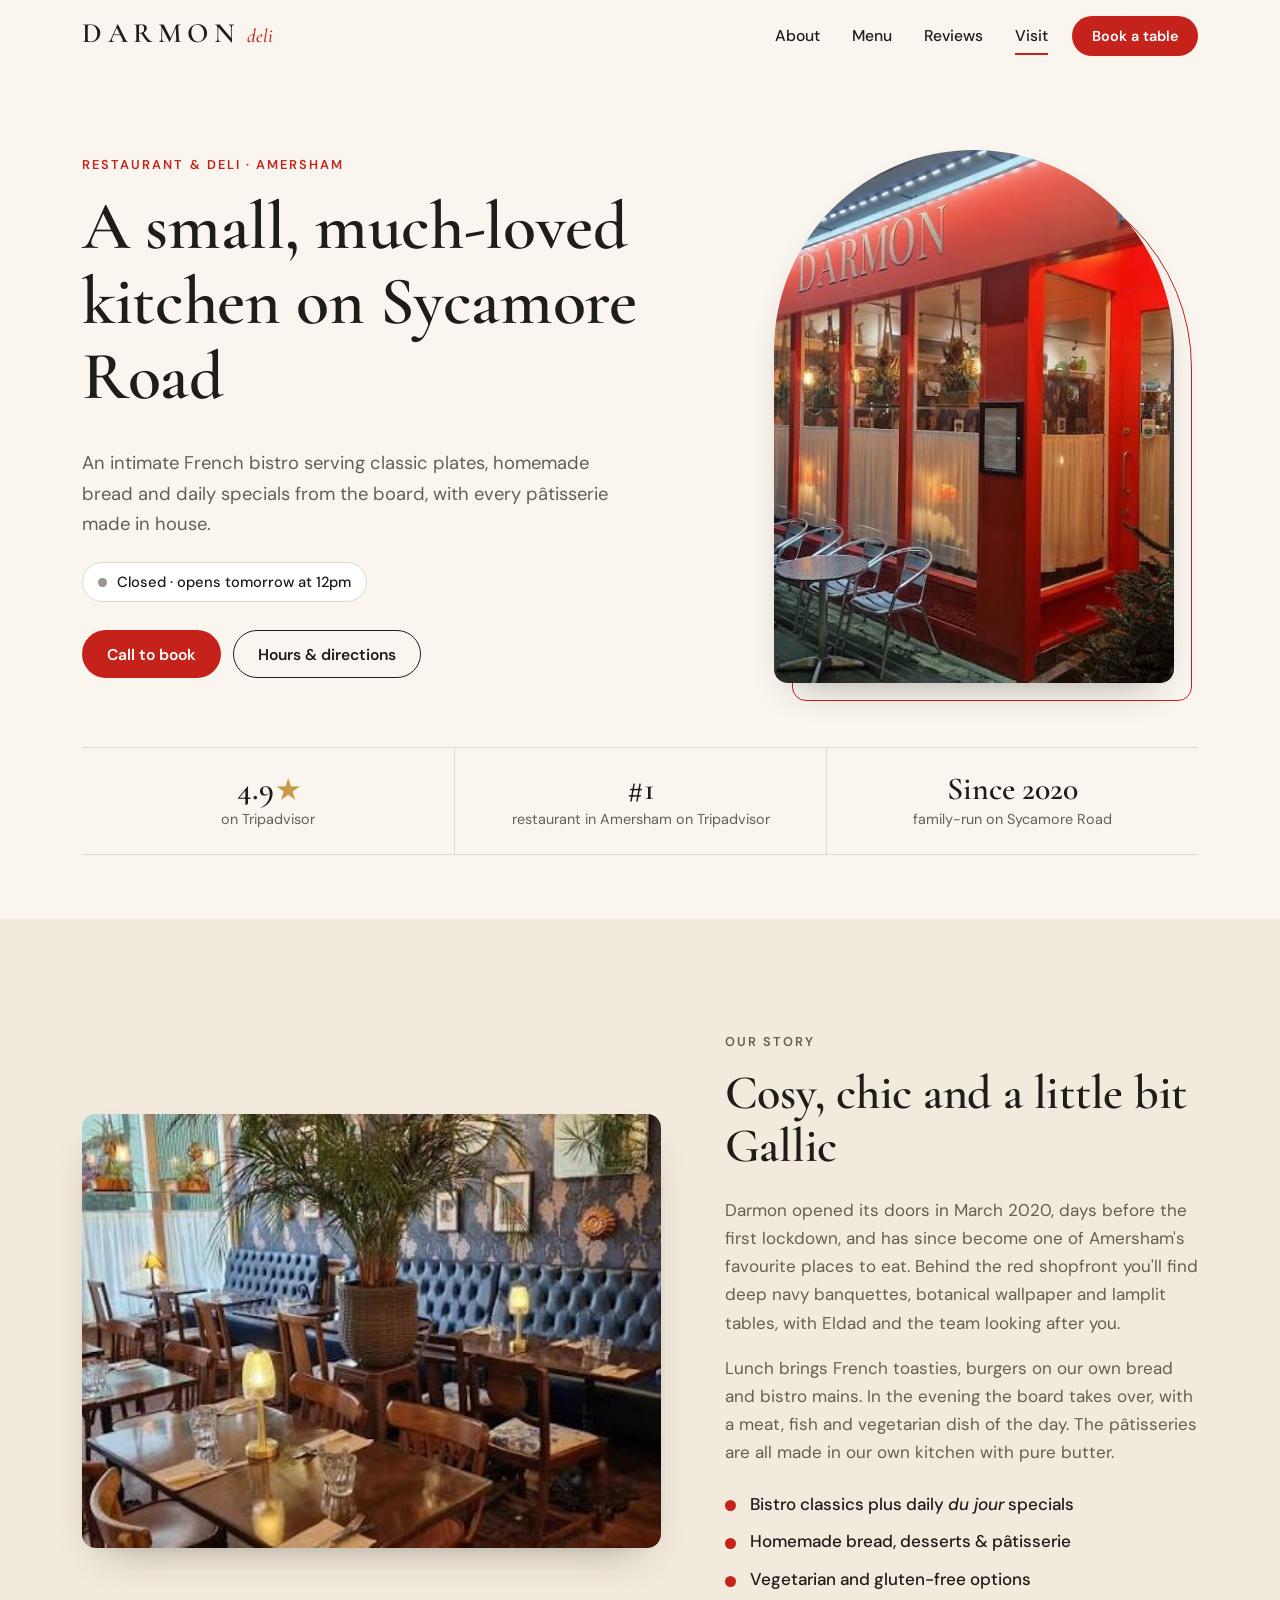
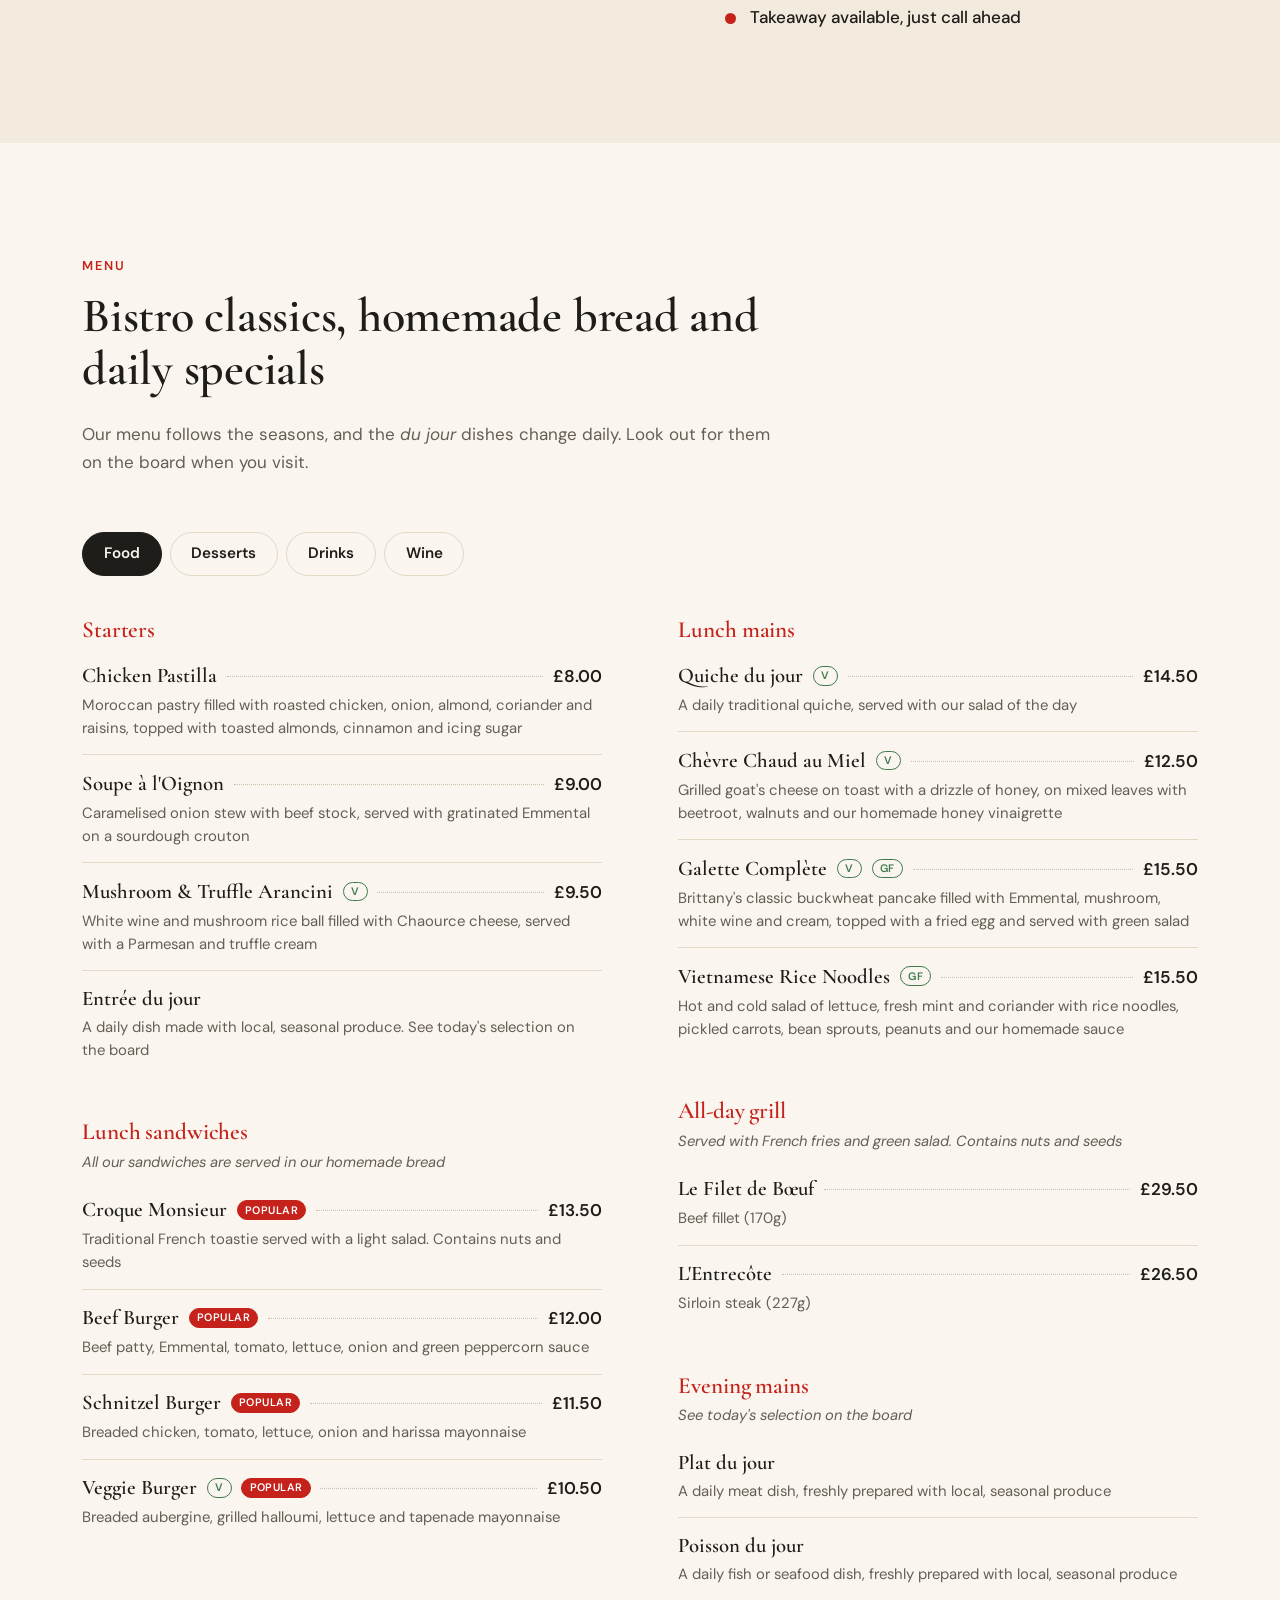
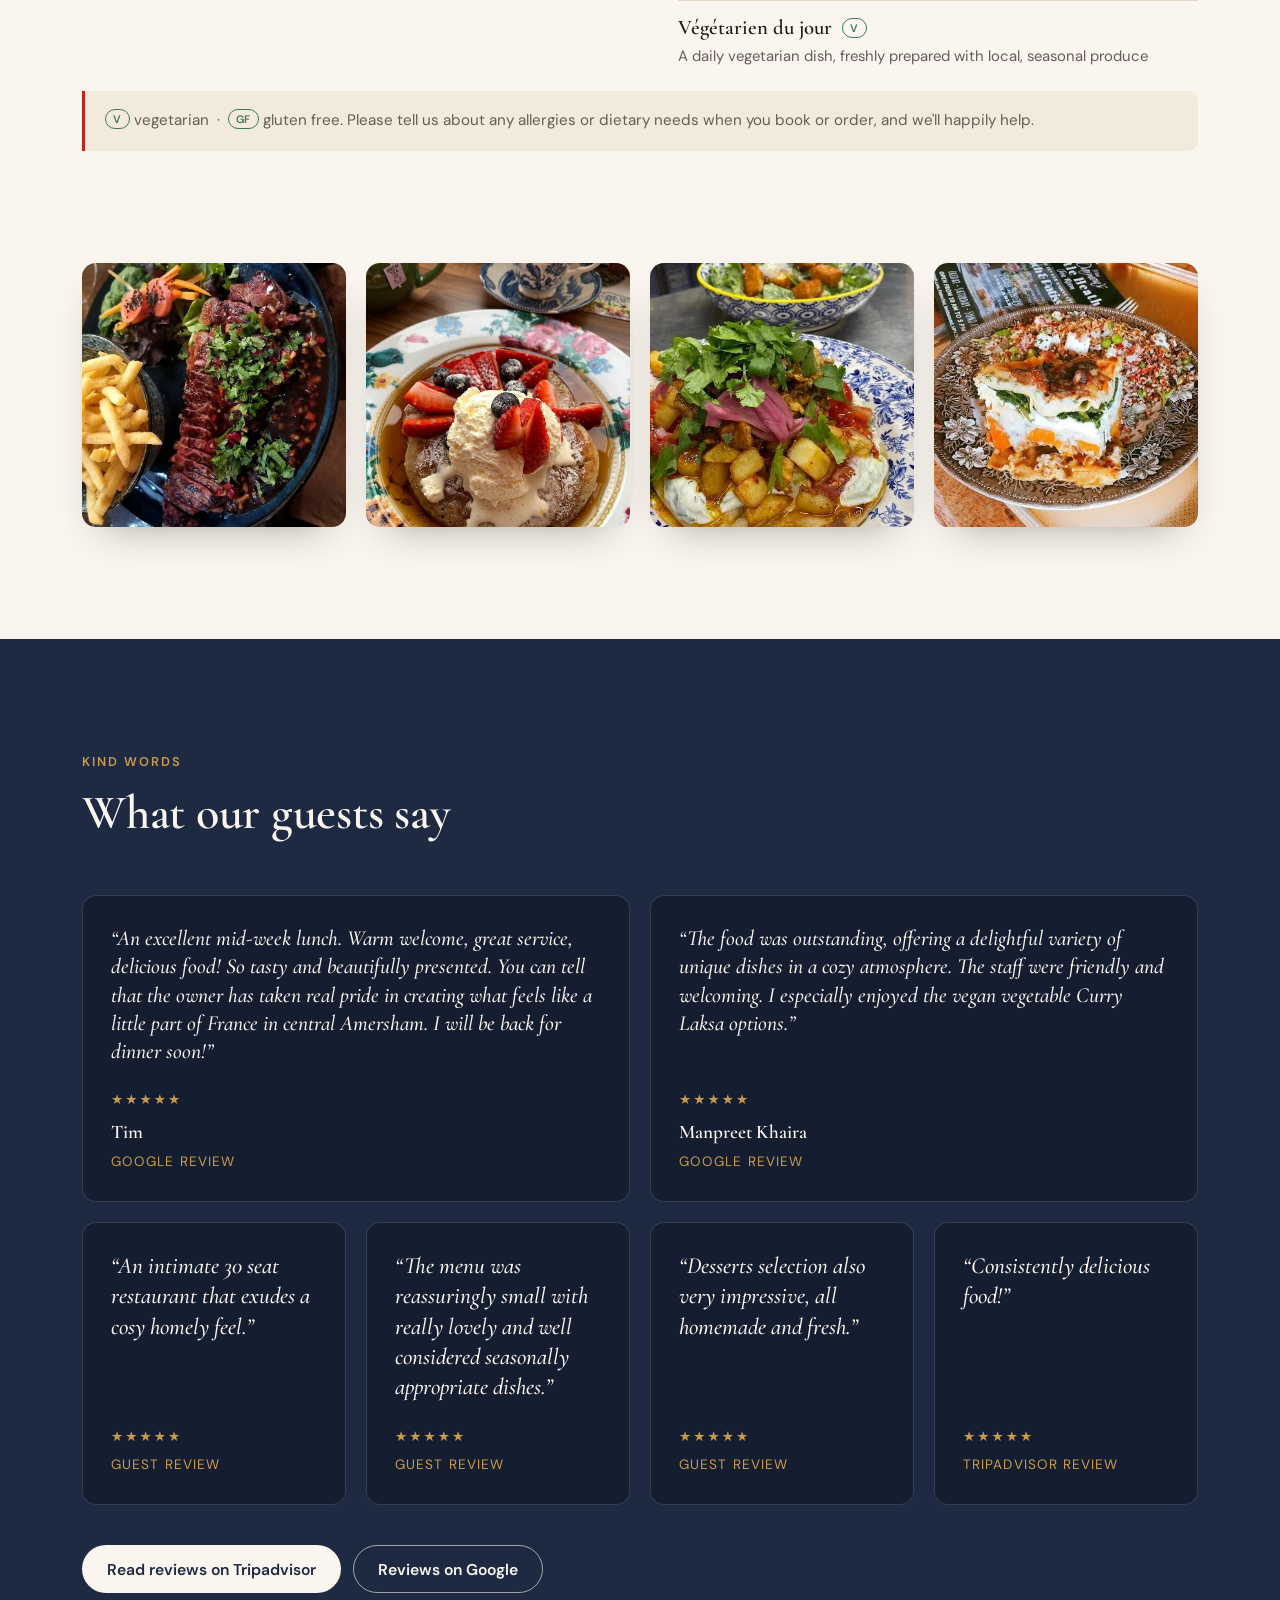
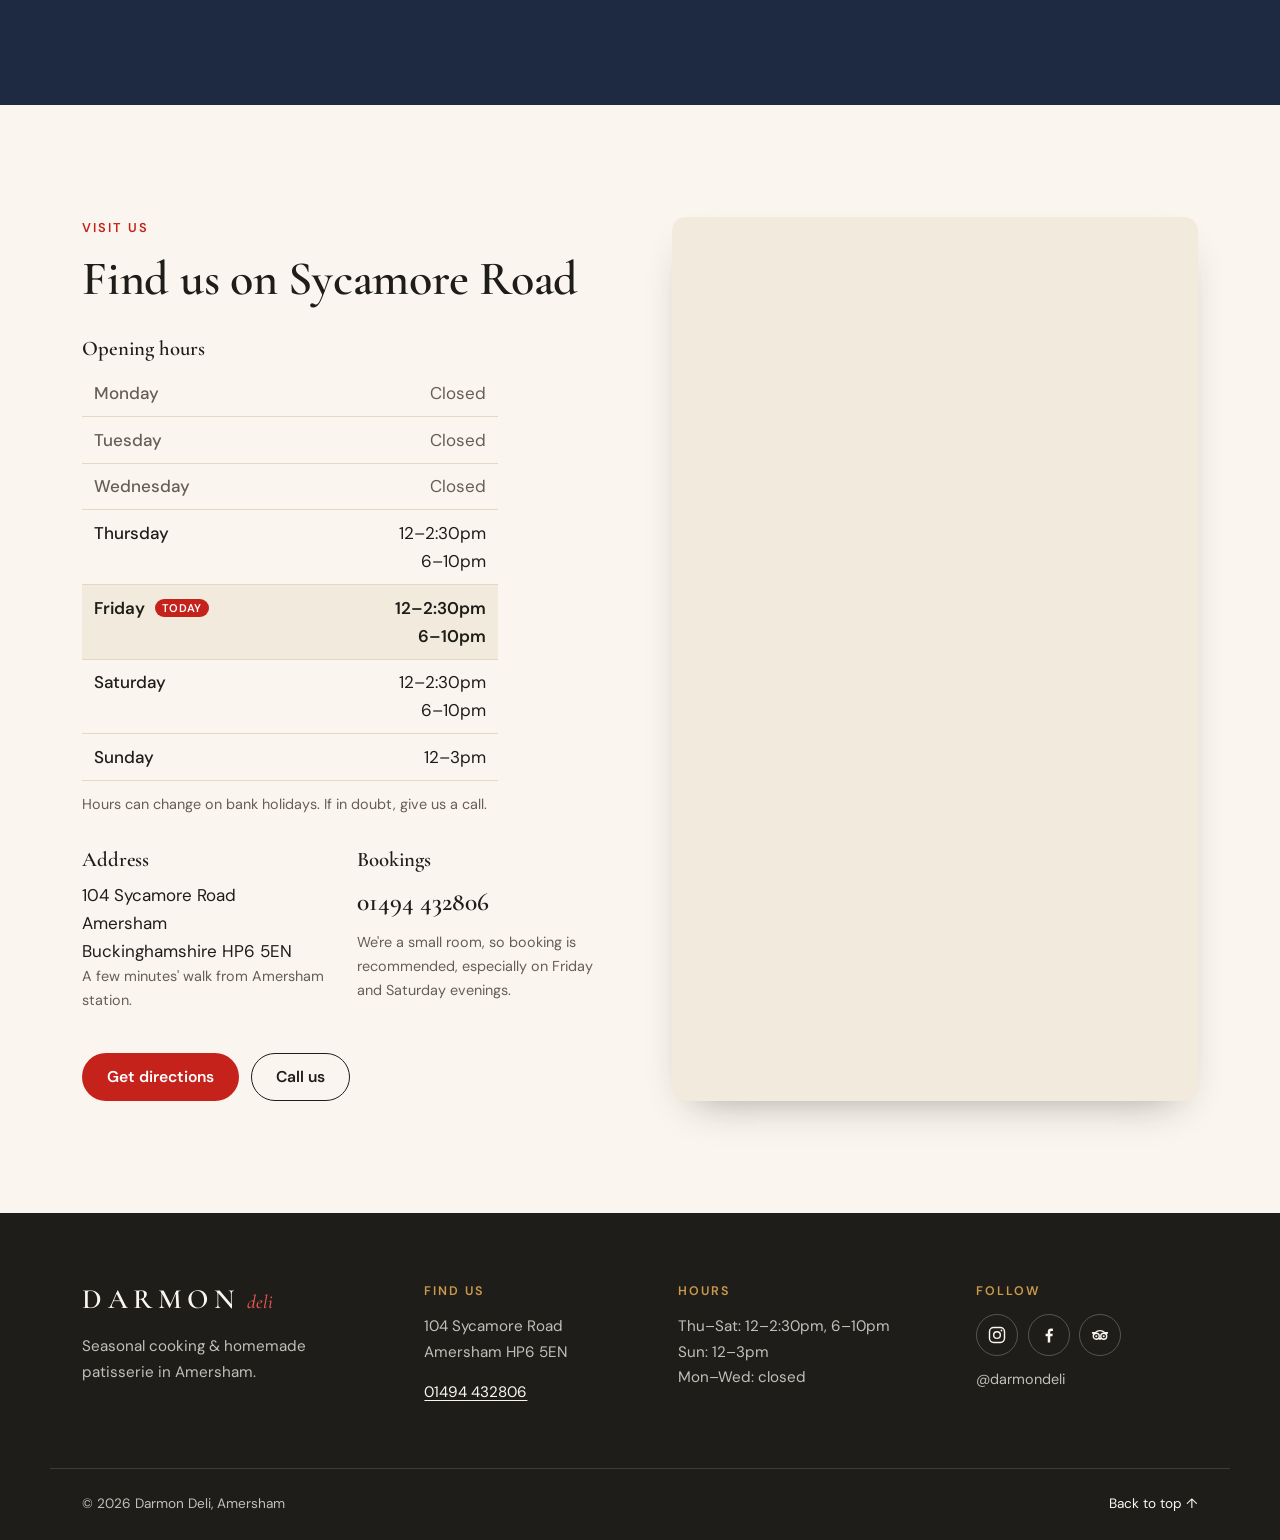
<file: index.html>
<!doctype html>
<html lang="en-GB">
<head>
  <meta charset="utf-8">
  <meta name="viewport" content="width=device-width, initial-scale=1">
  <title>Darmon Deli | Restaurant &amp; Deli on Sycamore Road, Amersham</title>
  <meta name="description" content="Darmon Deli is a cosy, family-run restaurant at 104 Sycamore Road, Amersham. A short, seasonal menu, homemade desserts and a warm welcome. Call 01494 432806 to book.">
  <meta name="theme-color" content="#c4221b">

  <meta property="og:type" content="restaurant">
  <meta property="og:site_name" content="Darmon Deli">
  <meta property="og:title" content="Darmon Deli | Amersham">
  <meta property="og:description" content="A cosy restaurant on Sycamore Road, Amersham. Seasonal plates, homemade desserts and a warm welcome.">
  <meta property="og:image" content="/assets/img/og.jpg">
  <meta property="og:locale" content="en_GB">
  <meta name="twitter:card" content="summary_large_image">

  <link rel="icon" href="/assets/img/favicon.svg" type="image/svg+xml">
  <link rel="apple-touch-icon" href="/assets/img/apple-touch-icon.png">

  <link rel="preconnect" href="https://fonts.googleapis.com">
  <link rel="preconnect" href="https://fonts.gstatic.com" crossorigin>
  <link rel="stylesheet" href="https://fonts.googleapis.com/css2?family=Cormorant+Garamond:ital,wght@0,500;0,600;0,700;1,500&family=DM+Sans:opsz,wght@9..40,400;9..40,500;9..40,600&display=swap">
  <link rel="stylesheet" href="/assets/css/styles.css">
  <script src="/assets/js/main.js" defer></script>

  <script type="application/ld+json">
  {
    "@context": "https://schema.org",
    "@type": "Restaurant",
    "name": "Darmon Deli",
    "image": "/assets/img/storefront.jpg",
    "telephone": "+44 1494 432806",
    "servesCuisine": ["French", "International"],
    "acceptsReservations": "True",
    "hasMenu": "/#menu",
    "priceRange": "££",
    "address": {
      "@type": "PostalAddress",
      "streetAddress": "104 Sycamore Road",
      "addressLocality": "Amersham",
      "addressRegion": "Buckinghamshire",
      "postalCode": "HP6 5EN",
      "addressCountry": "GB"
    },
    "geo": { "@type": "GeoCoordinates", "latitude": 51.6785188, "longitude": -0.6049673 },
    "openingHoursSpecification": [
      { "@type": "OpeningHoursSpecification", "dayOfWeek": "Sunday", "opens": "12:00", "closes": "15:00" },
      { "@type": "OpeningHoursSpecification", "dayOfWeek": ["Thursday", "Friday", "Saturday"], "opens": "12:00", "closes": "14:30" },
      { "@type": "OpeningHoursSpecification", "dayOfWeek": ["Thursday", "Friday", "Saturday"], "opens": "18:00", "closes": "22:00" }
    ],
    "sameAs": [
      "https://www.facebook.com/darmondeli/",
      "https://www.instagram.com/darmondeli/",
      "https://www.tripadvisor.co.uk/Restaurant_Review-g499482-d20060055-Reviews-Darmon_Deli-Amersham_Buckinghamshire_England.html"
    ]
  }
  </script>
</head>
<body>
  <a class="skip-link" href="#main">Skip to content</a>

  <header class="site-header" id="top">
    <div class="container header-inner">
      <a class="brand" href="#top" aria-label="Darmon Deli, back to top">
        <span class="brand-name">Darmon</span>
        <span class="brand-sub">deli</span>
      </a>

      <nav class="nav-desktop" aria-label="Main">
        <a href="#about">About</a>
        <a href="#menu">Menu</a>
        <a href="#reviews">Reviews</a>
        <a href="#visit">Visit</a>
      </nav>

      <a class="btn btn-primary btn-sm header-cta" href="tel:+441494432806">Book a table</a>

      <button class="nav-toggle" type="button" aria-expanded="false" aria-controls="drawer" aria-label="Open menu">
        <span class="nav-toggle-bar"></span>
        <span class="nav-toggle-bar"></span>
        <span class="nav-toggle-bar"></span>
      </button>
    </div>
  </header>

  <!--
    The mobile drawer sits outside <header> on purpose. A position:fixed element
    inside a parent with transform, filter or backdrop-filter is positioned
    relative to that parent instead of the viewport, which is what usually
    makes a sidebar look clipped or see-through. Its background is a solid
    colour, never a translucent one.
  -->
  <div class="drawer-scrim" data-drawer-close hidden></div>
  <aside class="drawer" id="drawer" aria-label="Mobile menu" inert>
    <div class="drawer-head">
      <span class="brand brand-drawer">
        <span class="brand-name">Darmon</span>
        <span class="brand-sub">deli</span>
      </span>
      <button class="drawer-close" type="button" data-drawer-close aria-label="Close menu">
        <svg viewBox="0 0 24 24" width="22" height="22" aria-hidden="true"><path d="M6 6l12 12M18 6L6 18" stroke="currentColor" stroke-width="1.8" stroke-linecap="round"/></svg>
      </button>
    </div>
    <nav class="drawer-nav" aria-label="Mobile">
      <a href="#about">About</a>
      <a href="#menu">Menu</a>
      <a href="#reviews">Reviews</a>
      <a href="#visit">Visit us</a>
    </nav>
    <div class="drawer-foot">
      <a class="btn btn-primary btn-block" href="tel:+441494432806">Call 01494 432806</a>
      <p class="drawer-address">104 Sycamore Road<br>Amersham HP6 5EN</p>
      <div class="social">
        <a href="https://www.instagram.com/darmondeli/" target="_blank" rel="noopener" aria-label="Instagram">
          <svg viewBox="0 0 24 24" aria-hidden="true"><rect x="3" y="3" width="18" height="18" rx="5" fill="none" stroke="currentColor" stroke-width="1.7"/><circle cx="12" cy="12" r="4" fill="none" stroke="currentColor" stroke-width="1.7"/><circle cx="17.4" cy="6.6" r="1.1" fill="currentColor"/></svg>
        </a>
        <a href="https://www.facebook.com/darmondeli/" target="_blank" rel="noopener" aria-label="Facebook">
          <svg viewBox="0 0 24 24" aria-hidden="true"><path d="M13.5 21v-7.5h2.6l.4-3h-3V8.6c0-.9.3-1.5 1.6-1.5h1.6V4.4c-.3 0-1.2-.1-2.3-.1-2.3 0-3.9 1.4-3.9 4v2.2H7.9v3h2.6V21h3z" fill="currentColor"/></svg>
        </a>
        <a href="https://www.tripadvisor.co.uk/Restaurant_Review-g499482-d20060055-Reviews-Darmon_Deli-Amersham_Buckinghamshire_England.html" target="_blank" rel="noopener" aria-label="Tripadvisor">
          <svg viewBox="0 0 24 24" aria-hidden="true"><circle cx="7.5" cy="13.5" r="3.6" fill="none" stroke="currentColor" stroke-width="1.6"/><circle cx="16.5" cy="13.5" r="3.6" fill="none" stroke="currentColor" stroke-width="1.6"/><circle cx="7.5" cy="13.5" r="1.2" fill="currentColor"/><circle cx="16.5" cy="13.5" r="1.2" fill="currentColor"/><path d="M3 9.2h3.2C7.8 7.6 9.8 6.8 12 6.8s4.2.8 5.8 2.4H21l-1.6 2M3 9.2l1.6 2M12 17.3l-1-1.3m1 1.3l1-1.3" fill="none" stroke="currentColor" stroke-width="1.6" stroke-linecap="round" stroke-linejoin="round"/></svg>
        </a>
      </div>
    </div>
  </aside>

  <main id="main">
    <!-- Hero -->
    <section class="hero">
      <div class="container hero-grid">
        <div class="hero-copy">
          <p class="eyebrow">Restaurant &amp; deli &middot; Amersham</p>
          <h1>A small, much-loved kitchen on Sycamore Road</h1>
          <p class="lede">An intimate French bistro serving classic plates, homemade bread and daily specials from the board, with every pâtisserie made in house.</p>

          <p class="status" data-open-status hidden>
            <span class="status-dot" aria-hidden="true"></span>
            <span class="status-text"></span>
          </p>

          <div class="hero-actions">
            <a class="btn btn-primary" href="tel:+441494432806">Call to book</a>
            <a class="btn btn-ghost" href="#visit">Hours &amp; directions</a>
          </div>
        </div>

        <figure class="hero-media">
          <img src="/assets/img/storefront.jpg" width="387" height="516" alt="The red shopfront of Darmon at 104 Sycamore Road, lit up in the evening, with bistro chairs outside" fetchpriority="high">
        </figure>
      </div>

      <div class="container">
        <ul class="proof" aria-label="Highlights">
          <li>
            <span class="proof-figure">4.9<span class="star" aria-hidden="true">&#9733;</span></span>
            <span class="proof-label">on Tripadvisor</span>
          </li>
          <li>
            <span class="proof-figure">#1</span>
            <span class="proof-label">restaurant in Amersham on Tripadvisor</span>
          </li>
          <li>
            <span class="proof-figure">Since 2020</span>
            <span class="proof-label">family-run on Sycamore Road</span>
          </li>
        </ul>
      </div>
    </section>

    <!-- About -->
    <section class="section about" id="about">
      <div class="container about-grid">
        <figure class="about-media">
          <img src="/assets/img/interior.jpg" width="658" height="303" loading="lazy" alt="Inside Darmon: navy leather banquettes, lamplit wooden tables, botanical wallpaper and a tall palm">
        </figure>
        <div class="about-copy">
          <p class="eyebrow">Our story</p>
          <h2>Cosy, chic and a little bit Gallic</h2>
          <p>Darmon opened its doors in March 2020, days before the first lockdown, and has since become one of Amersham's favourite places to eat. Behind the red shopfront you'll find deep navy banquettes, botanical wallpaper and lamplit tables, with Eldad and the team looking after you.</p>
          <p>Lunch brings French toasties, burgers on our own bread and bistro mains. In the evening the board takes over, with a meat, fish and vegetarian dish of the day. The pâtisseries are all made in our own kitchen with pure butter.</p>
          <ul class="features">
            <li>Bistro classics plus daily <em>du jour</em> specials</li>
            <li>Homemade bread, desserts &amp; pâtisserie</li>
            <li>Vegetarian and gluten-free options</li>
            <li>Takeaway available, just call ahead</li>
          </ul>
        </div>
      </div>
    </section>

    <!-- Menu -->
    <section class="section menu" id="menu">
      <div class="container">
        <div class="section-head">
          <p class="eyebrow">Menu</p>
          <h2>Bistro classics, homemade bread and daily specials</h2>
          <p>Our menu follows the seasons, and the <em>du jour</em> dishes change daily. Look out for them on the board when you visit.</p>
        </div>

        <div class="menu-tabs" role="tablist" aria-label="Menu sections" hidden>
          <button class="menu-tab" type="button" role="tab" id="tab-food" aria-controls="panel-food" aria-selected="true">Food</button>
          <button class="menu-tab" type="button" role="tab" id="tab-desserts" aria-controls="panel-desserts" aria-selected="false" tabindex="-1">Desserts</button>
          <button class="menu-tab" type="button" role="tab" id="tab-drinks" aria-controls="panel-drinks" aria-selected="false" tabindex="-1">Drinks</button>
          <button class="menu-tab" type="button" role="tab" id="tab-wine" aria-controls="panel-wine" aria-selected="false" tabindex="-1">Wine</button>
        </div>

        <div class="menu-panels">
          <div class="menu-panel" id="panel-food" role="tabpanel" aria-labelledby="tab-food" tabindex="0">
            <h3 class="panel-title">Food</h3>
            <div class="menu-cols">
              <div class="menu-group">
                <h3>Starters</h3>
                <ul class="mi-list">
                  <li class="mi">
                    <div class="mi-head">
                      <span class="mi-name">Chicken Pastilla</span>
                      <span class="mi-dots" aria-hidden="true"></span>
                      <span class="mi-price">£8.00</span>
                    </div>
                    <p class="mi-desc">Moroccan pastry filled with roasted chicken, onion, almond, coriander and raisins, topped with toasted almonds, cinnamon and icing sugar</p>
                  </li>
                  <li class="mi">
                    <div class="mi-head">
                      <span class="mi-name">Soupe à l&#x27;Oignon</span>
                      <span class="mi-dots" aria-hidden="true"></span>
                      <span class="mi-price">£9.00</span>
                    </div>
                    <p class="mi-desc">Caramelised onion stew with beef stock, served with gratinated Emmental on a sourdough crouton</p>
                  </li>
                  <li class="mi">
                    <div class="mi-head">
                      <span class="mi-name">Mushroom &amp; Truffle Arancini <abbr class="tag" title="Vegetarian">V</abbr></span>
                      <span class="mi-dots" aria-hidden="true"></span>
                      <span class="mi-price">£9.50</span>
                    </div>
                    <p class="mi-desc">White wine and mushroom rice ball filled with Chaource cheese, served with a Parmesan and truffle cream</p>
                  </li>
                  <li class="mi">
                    <div class="mi-head">
                      <span class="mi-name">Entrée du jour</span>
                      <span class="mi-dots" aria-hidden="true"></span>
                    </div>
                    <p class="mi-desc">A daily dish made with local, seasonal produce. See today&#x27;s selection on the board</p>
                  </li>
                </ul>
              </div>
              <div class="menu-group">
                <h3>Lunch sandwiches</h3>
                <p class="menu-note">All our sandwiches are served in our homemade bread</p>
                <ul class="mi-list">
                  <li class="mi">
                    <div class="mi-head">
                      <span class="mi-name">Croque Monsieur <span class="tag tag-pop">Popular</span></span>
                      <span class="mi-dots" aria-hidden="true"></span>
                      <span class="mi-price">£13.50</span>
                    </div>
                    <p class="mi-desc">Traditional French toastie served with a light salad. Contains nuts and seeds</p>
                  </li>
                  <li class="mi">
                    <div class="mi-head">
                      <span class="mi-name">Beef Burger <span class="tag tag-pop">Popular</span></span>
                      <span class="mi-dots" aria-hidden="true"></span>
                      <span class="mi-price">£12.00</span>
                    </div>
                    <p class="mi-desc">Beef patty, Emmental, tomato, lettuce, onion and green peppercorn sauce</p>
                  </li>
                  <li class="mi">
                    <div class="mi-head">
                      <span class="mi-name">Schnitzel Burger <span class="tag tag-pop">Popular</span></span>
                      <span class="mi-dots" aria-hidden="true"></span>
                      <span class="mi-price">£11.50</span>
                    </div>
                    <p class="mi-desc">Breaded chicken, tomato, lettuce, onion and harissa mayonnaise</p>
                  </li>
                  <li class="mi">
                    <div class="mi-head">
                      <span class="mi-name">Veggie Burger <abbr class="tag" title="Vegetarian">V</abbr> <span class="tag tag-pop">Popular</span></span>
                      <span class="mi-dots" aria-hidden="true"></span>
                      <span class="mi-price">£10.50</span>
                    </div>
                    <p class="mi-desc">Breaded aubergine, grilled halloumi, lettuce and tapenade mayonnaise</p>
                  </li>
                </ul>
              </div>
              <div class="menu-group">
                <h3>Lunch mains</h3>
                <ul class="mi-list">
                  <li class="mi">
                    <div class="mi-head">
                      <span class="mi-name">Quiche du jour <abbr class="tag" title="Vegetarian">V</abbr></span>
                      <span class="mi-dots" aria-hidden="true"></span>
                      <span class="mi-price">£14.50</span>
                    </div>
                    <p class="mi-desc">A daily traditional quiche, served with our salad of the day</p>
                  </li>
                  <li class="mi">
                    <div class="mi-head">
                      <span class="mi-name">Chèvre Chaud au Miel <abbr class="tag" title="Vegetarian">V</abbr></span>
                      <span class="mi-dots" aria-hidden="true"></span>
                      <span class="mi-price">£12.50</span>
                    </div>
                    <p class="mi-desc">Grilled goat&#x27;s cheese on toast with a drizzle of honey, on mixed leaves with beetroot, walnuts and our homemade honey vinaigrette</p>
                  </li>
                  <li class="mi">
                    <div class="mi-head">
                      <span class="mi-name">Galette Complète <abbr class="tag" title="Vegetarian">V</abbr> <abbr class="tag" title="Gluten free">GF</abbr></span>
                      <span class="mi-dots" aria-hidden="true"></span>
                      <span class="mi-price">£15.50</span>
                    </div>
                    <p class="mi-desc">Brittany&#x27;s classic buckwheat pancake filled with Emmental, mushroom, white wine and cream, topped with a fried egg and served with green salad</p>
                  </li>
                  <li class="mi">
                    <div class="mi-head">
                      <span class="mi-name">Vietnamese Rice Noodles <abbr class="tag" title="Gluten free">GF</abbr></span>
                      <span class="mi-dots" aria-hidden="true"></span>
                      <span class="mi-price">£15.50</span>
                    </div>
                    <p class="mi-desc">Hot and cold salad of lettuce, fresh mint and coriander with rice noodles, pickled carrots, bean sprouts, peanuts and our homemade sauce</p>
                  </li>
                </ul>
              </div>
              <div class="menu-group">
                <h3>All-day grill</h3>
                <p class="menu-note">Served with French fries and green salad. Contains nuts and seeds</p>
                <ul class="mi-list">
                  <li class="mi">
                    <div class="mi-head">
                      <span class="mi-name">Le Filet de Bœuf</span>
                      <span class="mi-dots" aria-hidden="true"></span>
                      <span class="mi-price">£29.50</span>
                    </div>
                    <p class="mi-desc">Beef fillet (170g)</p>
                  </li>
                  <li class="mi">
                    <div class="mi-head">
                      <span class="mi-name">L&#x27;Entrecôte</span>
                      <span class="mi-dots" aria-hidden="true"></span>
                      <span class="mi-price">£26.50</span>
                    </div>
                    <p class="mi-desc">Sirloin steak (227g)</p>
                  </li>
                </ul>
              </div>
              <div class="menu-group">
                <h3>Evening mains</h3>
                <p class="menu-note">See today&#x27;s selection on the board</p>
                <ul class="mi-list">
                  <li class="mi">
                    <div class="mi-head">
                      <span class="mi-name">Plat du jour</span>
                      <span class="mi-dots" aria-hidden="true"></span>
                    </div>
                    <p class="mi-desc">A daily meat dish, freshly prepared with local, seasonal produce</p>
                  </li>
                  <li class="mi">
                    <div class="mi-head">
                      <span class="mi-name">Poisson du jour</span>
                      <span class="mi-dots" aria-hidden="true"></span>
                    </div>
                    <p class="mi-desc">A daily fish or seafood dish, freshly prepared with local, seasonal produce</p>
                  </li>
                  <li class="mi">
                    <div class="mi-head">
                      <span class="mi-name">Végétarien du jour <abbr class="tag" title="Vegetarian">V</abbr></span>
                      <span class="mi-dots" aria-hidden="true"></span>
                    </div>
                    <p class="mi-desc">A daily vegetarian dish, freshly prepared with local, seasonal produce</p>
                  </li>
                </ul>
              </div>
            </div>
          </div>
          <div class="menu-panel" id="panel-desserts" role="tabpanel" aria-labelledby="tab-desserts" tabindex="0">
            <h3 class="panel-title">Desserts</h3>
            <div class="menu-cols">
              <div class="menu-group">
                <h3>Desserts</h3>
                <p class="menu-note">Made in our own kitchen</p>
                <ul class="mi-list">
                  <li class="mi">
                    <div class="mi-head">
                      <span class="mi-name">Pâtisseries du jour</span>
                      <span class="mi-dots" aria-hidden="true"></span>
                      <span class="mi-price">£8.50</span>
                    </div>
                    <p class="mi-desc">All our pâtisseries are homemade with pure butter. Take a look at the counter</p>
                  </li>
                  <li class="mi">
                    <div class="mi-head">
                      <span class="mi-name">Profiteroles <span class="tag tag-pop">Popular</span></span>
                      <span class="mi-dots" aria-hidden="true"></span>
                      <span class="mi-price">£9.00</span>
                    </div>
                    <p class="mi-desc">Choux pastry with crème pâtissière, Chantilly cream and chocolate sauce</p>
                  </li>
                  <li class="mi">
                    <div class="mi-head">
                      <span class="mi-name">Coupe du jour</span>
                      <span class="mi-dots" aria-hidden="true"></span>
                      <span class="mi-price">£9.50</span>
                    </div>
                    <p class="mi-desc">A daily selection of homemade sorbet or ice cream, with a biscuit</p>
                  </li>
                </ul>
              </div>
            </div>
          </div>
          <div class="menu-panel" id="panel-drinks" role="tabpanel" aria-labelledby="tab-drinks" tabindex="0">
            <h3 class="panel-title">Drinks</h3>
            <div class="menu-cols">
              <div class="menu-group">
                <h3>Hot drinks</h3>
                <ul class="mi-list">
                  <li class="mi">
                    <div class="mi-head">
                      <span class="mi-name">Espresso</span>
                      <span class="mi-dots" aria-hidden="true"></span>
                      <span class="mi-price">£3.00</span>
                    </div>
                  </li>
                  <li class="mi">
                    <div class="mi-head">
                      <span class="mi-name">Americano</span>
                      <span class="mi-dots" aria-hidden="true"></span>
                      <span class="mi-price">£3.50</span>
                    </div>
                  </li>
                  <li class="mi">
                    <div class="mi-head">
                      <span class="mi-name">Café au Lait</span>
                      <span class="mi-dots" aria-hidden="true"></span>
                      <span class="mi-price">£3.50</span>
                    </div>
                  </li>
                  <li class="mi">
                    <div class="mi-head">
                      <span class="mi-name">Cafetière</span>
                      <span class="mi-dots" aria-hidden="true"></span>
                      <span class="mi-price">£4.00</span>
                    </div>
                  </li>
                  <li class="mi">
                    <div class="mi-head">
                      <span class="mi-name">Tea &amp; herbal</span>
                      <span class="mi-dots" aria-hidden="true"></span>
                      <span class="mi-price">£4.00</span>
                    </div>
                    <p class="mi-desc">English Breakfast, Earl Grey, Chai, Rooibos, Green Tea, Peppermint, Lemon &amp; Ginger, Hibiscus, Chamomile</p>
                  </li>
                </ul>
              </div>
              <div class="menu-group">
                <h3>Soft drinks</h3>
                <ul class="mi-list">
                  <li class="mi">
                    <div class="mi-head">
                      <span class="mi-name">Fizzy drinks</span>
                      <span class="mi-dots" aria-hidden="true"></span>
                      <span class="mi-price">£4.00</span>
                    </div>
                    <p class="mi-desc">Ginger Beer (40cl), Diet Coke, Rose Lemonade, Appletiser, Indian Tonic</p>
                  </li>
                  <li class="mi">
                    <div class="mi-head">
                      <span class="mi-name">Fruit juices</span>
                      <span class="mi-dots" aria-hidden="true"></span>
                      <span class="mi-price">£3.50</span>
                    </div>
                    <p class="mi-desc">Apple, Peach, Pear</p>
                  </li>
                  <li class="mi">
                    <div class="mi-head">
                      <span class="mi-name">Sparkling water</span>
                      <span class="mi-dots" aria-hidden="true"></span>
                      <span class="mi-price">£2.50</span>
                    </div>
                    <p class="mi-desc">50cl</p>
                  </li>
                </ul>
              </div>
              <div class="menu-group">
                <h3>Beer &amp; cider</h3>
                <ul class="mi-list">
                  <li class="mi">
                    <div class="mi-head">
                      <span class="mi-name">Beer</span>
                      <span class="mi-dots" aria-hidden="true"></span>
                      <span class="mi-price">£5.50</span>
                    </div>
                    <p class="mi-desc">Moretti (25cl), Leffe Blonde (25cl)</p>
                  </li>
                  <li class="mi">
                    <div class="mi-head">
                      <span class="mi-name">Cider</span>
                      <span class="mi-dots" aria-hidden="true"></span>
                      <span class="mi-price">£6.50</span>
                    </div>
                    <p class="mi-desc">Weston&#x27;s Vintage Cider (50cl)</p>
                  </li>
                </ul>
              </div>
              <div class="menu-group">
                <h3>Aperitifs &amp; cocktails</h3>
                <ul class="mi-list">
                  <li class="mi">
                    <div class="mi-head">
                      <span class="mi-name">Aperitifs</span>
                      <span class="mi-dots" aria-hidden="true"></span>
                      <span class="mi-price">£8.50</span>
                    </div>
                    <p class="mi-desc">Aperol Spritz, Martini Rosso, Campari, Crémant, Pastis</p>
                  </li>
                  <li class="mi">
                    <div class="mi-head">
                      <span class="mi-name">Kir Royal</span>
                      <span class="mi-dots" aria-hidden="true"></span>
                      <span class="mi-price">£9.00</span>
                    </div>
                    <p class="mi-desc">Crémant, crème de mûre</p>
                  </li>
                  <li class="mi">
                    <div class="mi-head">
                      <span class="mi-name">Gin &amp; Tonic</span>
                      <span class="mi-dots" aria-hidden="true"></span>
                      <span class="mi-price">£9.50</span>
                    </div>
                    <p class="mi-desc">Bombay Sapphire, Indian tonic</p>
                  </li>
                  <li class="mi">
                    <div class="mi-head">
                      <span class="mi-name">French 75</span>
                      <span class="mi-dots" aria-hidden="true"></span>
                      <span class="mi-price">£10.50</span>
                    </div>
                    <p class="mi-desc">Bombay Sapphire, Crémant, lemon, sugar syrup</p>
                  </li>
                  <li class="mi">
                    <div class="mi-head">
                      <span class="mi-name">Negroni</span>
                      <span class="mi-dots" aria-hidden="true"></span>
                      <span class="mi-price">£12.50</span>
                    </div>
                    <p class="mi-desc">Bombay Sapphire, Campari, Martini Rosso</p>
                  </li>
                </ul>
              </div>
              <div class="menu-group">
                <h3>Digestifs</h3>
                <ul class="mi-list">
                  <li class="mi">
                    <div class="mi-head">
                      <span class="mi-name">Liqueurs &amp; port</span>
                      <span class="mi-dots" aria-hidden="true"></span>
                      <span class="mi-price">£8.50</span>
                    </div>
                    <p class="mi-desc">Baileys, Amaretto, Cointreau, Port</p>
                  </li>
                  <li class="mi">
                    <div class="mi-head">
                      <span class="mi-name">Vodka</span>
                      <span class="mi-dots" aria-hidden="true"></span>
                      <span class="mi-price">£9.00</span>
                    </div>
                    <p class="mi-desc">Stolichnaya</p>
                  </li>
                  <li class="mi">
                    <div class="mi-head">
                      <span class="mi-name">Whisky</span>
                      <span class="mi-dots" aria-hidden="true"></span>
                      <span class="mi-price">£10.00</span>
                    </div>
                    <p class="mi-desc">Lagavulin 16 Year Old</p>
                  </li>
                  <li class="mi">
                    <div class="mi-head">
                      <span class="mi-name">Cognac VSOP</span>
                      <span class="mi-dots" aria-hidden="true"></span>
                      <span class="mi-price">£11.50</span>
                    </div>
                    <p class="mi-desc">Camus, single estate</p>
                  </li>
                  <li class="mi">
                    <div class="mi-head">
                      <span class="mi-name">Eau de vie</span>
                      <span class="mi-dots" aria-hidden="true"></span>
                      <span class="mi-price">£13.00</span>
                    </div>
                    <p class="mi-desc">Calvados, Old Prune, Poire Williams</p>
                  </li>
                  <li class="mi">
                    <div class="mi-head">
                      <span class="mi-name">Bas-Armagnac</span>
                      <span class="mi-dots" aria-hidden="true"></span>
                      <span class="mi-price">£16.50</span>
                    </div>
                    <p class="mi-desc">Delord 25 Year Old</p>
                  </li>
                  <li class="mi">
                    <div class="mi-head">
                      <span class="mi-name">Cognac XO</span>
                      <span class="mi-dots" aria-hidden="true"></span>
                      <span class="mi-price">£16.50</span>
                    </div>
                    <p class="mi-desc">Camus Borderies</p>
                  </li>
                </ul>
              </div>
            </div>
          </div>
          <div class="menu-panel" id="panel-wine" role="tabpanel" aria-labelledby="tab-wine" tabindex="0">
            <h3 class="panel-title">Wine</h3>
            <div class="menu-cols">
              <div class="menu-group">
                <h3>Blanc</h3>
                <table class="wine">
                  <thead><tr><th scope="col"><span class="visually-hidden">Wine</span></th><th scope="col">Glass</th><th scope="col">Bottle</th></tr></thead>
                  <tbody>
                    <tr><th scope="row">House White</th><td>£7.00</td><td>£32.00</td></tr>
                    <tr><th scope="row">Mâcon-Villages<span class="wine-grape">Chardonnay</span></th><td>£9.50</td><td>£43.00</td></tr>
                    <tr><th scope="row">Pouilly-Fumé<span class="wine-grape">Sauvignon Blanc</span></th><td>£10.50</td><td>£47.00</td></tr>
                    <tr><th scope="row">Sauternes<span class="wine-grape">Dessert wine</span></th><td>£11.50</td><td><span aria-label="Not available by the bottle">&ndash;</span></td></tr>
                  </tbody>
                </table>
              </div>
              <div class="menu-group">
                <h3>Rosé</h3>
                <table class="wine">
                  <thead><tr><th scope="col"><span class="visually-hidden">Wine</span></th><th scope="col">Glass</th><th scope="col">Bottle</th></tr></thead>
                  <tbody>
                    <tr><th scope="row">House Rosé</th><td>£7.00</td><td>£32.00</td></tr>
                    <tr><th scope="row">Côtes de Provence</th><td>£8.50</td><td>£39.00</td></tr>
                    <tr><th scope="row">Sancerre Rosé<span class="wine-grape">Pinot Noir</span></th><td>£10.50</td><td>£47.00</td></tr>
                  </tbody>
                </table>
              </div>
              <div class="menu-group">
                <h3>Rouge</h3>
                <table class="wine">
                  <thead><tr><th scope="col"><span class="visually-hidden">Wine</span></th><th scope="col">Glass</th><th scope="col">Bottle</th></tr></thead>
                  <tbody>
                    <tr><th scope="row">House Red</th><td>£7.00</td><td>£32.00</td></tr>
                    <tr><th scope="row">Wine of the Month</th><td>£9.00</td><td>£41.00</td></tr>
                    <tr><th scope="row">Haut-Médoc<span class="wine-grape">Cabernet Sauvignon</span></th><td>£10.50</td><td>£47.00</td></tr>
                    <tr><th scope="row">Hautes-Côtes de Beaune<span class="wine-grape">Pinot Noir</span></th><td><span aria-label="Not available by the glass">&ndash;</span></td><td>£59.00</td></tr>
                    <tr><th scope="row">St-Émilion Grand Cru<span class="wine-grape">Merlot</span></th><td><span aria-label="Not available by the glass">&ndash;</span></td><td>£69.00</td></tr>
                  </tbody>
                </table>
              </div>
            </div>
          </div>
        </div>

        <p class="menu-foot"><abbr class="tag" title="Vegetarian">V</abbr> vegetarian &nbsp;&middot;&nbsp; <abbr class="tag" title="Gluten free">GF</abbr> gluten free. Please tell us about any allergies or dietary needs when you book or order, and we'll happily help.</p>
      </div>
    </section>

    <!-- Gallery -->
    <section class="gallery" aria-label="Photos of our food">
      <div class="container gallery-grid">
        <figure>
          <img src="/assets/img/steak.jpg" width="1000" height="819" loading="lazy" alt="Sliced steak with a chilli, garlic and coriander sauce, served with fries and a side salad">
        </figure>
        <figure>
          <img src="/assets/img/pancakes.jpg" width="900" height="900" loading="lazy" alt="Pancakes topped with whipped cream, strawberries and blueberries in maple syrup, on a floral plate">
        </figure>
        <figure>
          <img src="/assets/img/dish.jpg" width="480" height="640" loading="lazy" alt="A flatbread topped with spiced chicken, crispy potatoes, herb yoghurt, pickled red onion and coriander">
        </figure>
        <figure>
          <img src="/assets/img/lasagne.jpg" width="489" height="408" loading="lazy" alt="A layered vegetable bake with spinach and squash, topped with feta, peas and toasted seeds">
        </figure>
      </div>
    </section>

    <!-- Reviews -->
    <section class="section reviews" id="reviews">
      <div class="container">
        <div class="section-head section-head-light">
          <p class="eyebrow">Kind words</p>
          <h2>What our guests say</h2>
        </div>

        <div class="review-grid">
          <figure class="review review-feature">
            <blockquote>&ldquo;An excellent mid-week lunch. Warm welcome, great service, delicious food! So tasty and beautifully presented. You can tell that the owner has taken real pride in creating what feels like a little part of France in central Amersham. I will be back for dinner soon!&rdquo;</blockquote>
            <figcaption><span class="review-name">Tim</span> Google review</figcaption>
          </figure>
          <figure class="review review-feature">
            <blockquote>&ldquo;The food was outstanding, offering a delightful variety of unique dishes in a cozy atmosphere. The staff were friendly and welcoming. I especially enjoyed the vegan vegetable Curry Laksa options.&rdquo;</blockquote>
            <figcaption><span class="review-name">Manpreet Khaira</span> Google review</figcaption>
          </figure>
          <figure class="review">
            <blockquote>&ldquo;An intimate 30 seat restaurant that exudes a cosy homely feel.&rdquo;</blockquote>
            <figcaption>Guest review</figcaption>
          </figure>
          <figure class="review">
            <blockquote>&ldquo;The menu was reassuringly small with really lovely and well considered seasonally appropriate dishes.&rdquo;</blockquote>
            <figcaption>Guest review</figcaption>
          </figure>
          <figure class="review">
            <blockquote>&ldquo;Desserts selection also very impressive, all homemade and fresh.&rdquo;</blockquote>
            <figcaption>Guest review</figcaption>
          </figure>
          <figure class="review">
            <blockquote>&ldquo;Consistently delicious food!&rdquo;</blockquote>
            <figcaption>Tripadvisor review</figcaption>
          </figure>
        </div>

        <div class="review-links">
          <a class="btn btn-light" href="https://www.tripadvisor.co.uk/Restaurant_Review-g499482-d20060055-Reviews-Darmon_Deli-Amersham_Buckinghamshire_England.html" target="_blank" rel="noopener">Read reviews on Tripadvisor</a>
          <a class="btn btn-outline-light" href="https://www.google.com/maps/place/Darmon+Deli/@51.6785188,-0.6049673,17z/data=!4m6!3m5!1s0x4876679b635c8a7f:0xc6d75c1e1b6dec40!8m2!3d51.6785188!4d-0.6049673!16s%2Fg%2F11j0j8d5xz" target="_blank" rel="noopener">Reviews on Google</a>
        </div>
      </div>
    </section>

    <!-- Visit -->
    <section class="section visit" id="visit">
      <div class="container visit-grid">
        <div class="visit-info">
          <p class="eyebrow">Visit us</p>
          <h2>Find us on Sycamore Road</h2>

          <div class="visit-block">
            <h3>Opening hours</h3>
            <table class="hours">
              <caption class="visually-hidden">Opening hours</caption>
              <tbody>
                <tr data-day="1" class="closed"><th scope="row">Monday</th><td>Closed</td></tr>
                <tr data-day="2" class="closed"><th scope="row">Tuesday</th><td>Closed</td></tr>
                <tr data-day="3" class="closed"><th scope="row">Wednesday</th><td>Closed</td></tr>
                <tr data-day="4"><th scope="row">Thursday</th><td>12&ndash;2:30pm<br>6&ndash;10pm</td></tr>
                <tr data-day="5"><th scope="row">Friday</th><td>12&ndash;2:30pm<br>6&ndash;10pm</td></tr>
                <tr data-day="6"><th scope="row">Saturday</th><td>12&ndash;2:30pm<br>6&ndash;10pm</td></tr>
                <tr data-day="0"><th scope="row">Sunday</th><td>12&ndash;3pm</td></tr>
              </tbody>
            </table>
            <p class="small muted">Hours can change on bank holidays. If in doubt, give us a call.</p>
          </div>

          <div class="visit-block visit-contact">
            <div>
              <h3>Address</h3>
              <address>104 Sycamore Road<br>Amersham<br>Buckinghamshire HP6 5EN</address>
              <p class="small muted">A few minutes' walk from Amersham station.</p>
            </div>
            <div>
              <h3>Bookings</h3>
              <p><a class="link-strong" href="tel:+441494432806">01494 432806</a></p>
              <p class="small muted">We're a small room, so booking is recommended, especially on Friday and Saturday evenings.</p>
            </div>
          </div>

          <div class="visit-actions">
            <a class="btn btn-primary" href="https://www.google.com/maps/dir/?api=1&amp;destination=Darmon+Deli%2C+104+Sycamore+Rd%2C+Amersham+HP6+5EN" target="_blank" rel="noopener">Get directions</a>
            <a class="btn btn-ghost" href="tel:+441494432806">Call us</a>
          </div>
        </div>

        <div class="visit-map">
          <iframe
            title="Map showing Darmon Deli at 104 Sycamore Road, Amersham"
            src="https://maps.google.com/maps?q=Darmon%20Deli%2C%20104%20Sycamore%20Rd%2C%20Amersham%20HP6%205EN&amp;z=16&amp;output=embed"
            loading="lazy"
            referrerpolicy="no-referrer-when-downgrade"
            allowfullscreen></iframe>
        </div>
      </div>
    </section>
  </main>

  <footer class="site-footer">
    <div class="container footer-grid">
      <div>
        <a class="brand brand-footer" href="#top" aria-label="Darmon Deli, back to top">
          <span class="brand-name">Darmon</span>
          <span class="brand-sub">deli</span>
        </a>
        <p class="footer-tag">Seasonal cooking &amp; homemade patisserie in Amersham.</p>
      </div>
      <div>
        <h3>Find us</h3>
        <p>104 Sycamore Road<br>Amersham HP6 5EN</p>
        <p><a href="tel:+441494432806">01494 432806</a></p>
      </div>
      <div>
        <h3>Hours</h3>
        <p>Thu&ndash;Sat: 12&ndash;2:30pm, 6&ndash;10pm<br>Sun: 12&ndash;3pm<br>Mon&ndash;Wed: closed</p>
      </div>
      <div>
        <h3>Follow</h3>
        <div class="social social-footer">
          <a href="https://www.instagram.com/darmondeli/" target="_blank" rel="noopener" aria-label="Instagram">
            <svg viewBox="0 0 24 24" aria-hidden="true"><rect x="3" y="3" width="18" height="18" rx="5" fill="none" stroke="currentColor" stroke-width="1.7"/><circle cx="12" cy="12" r="4" fill="none" stroke="currentColor" stroke-width="1.7"/><circle cx="17.4" cy="6.6" r="1.1" fill="currentColor"/></svg>
          </a>
          <a href="https://www.facebook.com/darmondeli/" target="_blank" rel="noopener" aria-label="Facebook">
            <svg viewBox="0 0 24 24" aria-hidden="true"><path d="M13.5 21v-7.5h2.6l.4-3h-3V8.6c0-.9.3-1.5 1.6-1.5h1.6V4.4c-.3 0-1.2-.1-2.3-.1-2.3 0-3.9 1.4-3.9 4v2.2H7.9v3h2.6V21h3z" fill="currentColor"/></svg>
          </a>
          <a href="https://www.tripadvisor.co.uk/Restaurant_Review-g499482-d20060055-Reviews-Darmon_Deli-Amersham_Buckinghamshire_England.html" target="_blank" rel="noopener" aria-label="Tripadvisor">
            <svg viewBox="0 0 24 24" aria-hidden="true"><circle cx="7.5" cy="13.5" r="3.6" fill="none" stroke="currentColor" stroke-width="1.6"/><circle cx="16.5" cy="13.5" r="3.6" fill="none" stroke="currentColor" stroke-width="1.6"/><circle cx="7.5" cy="13.5" r="1.2" fill="currentColor"/><circle cx="16.5" cy="13.5" r="1.2" fill="currentColor"/><path d="M3 9.2h3.2C7.8 7.6 9.8 6.8 12 6.8s4.2.8 5.8 2.4H21l-1.6 2M3 9.2l1.6 2M12 17.3l-1-1.3m1 1.3l1-1.3" fill="none" stroke="currentColor" stroke-width="1.6" stroke-linecap="round" stroke-linejoin="round"/></svg>
          </a>
        </div>
        <p class="small">@darmondeli</p>
      </div>
    </div>
    <div class="container footer-base">
      <p>&copy; <span data-year>2026</span> Darmon Deli, Amersham</p>
      <a href="#top">Back to top &uarr;</a>
    </div>
  </footer>
</body>
</html>
</file>
<file: assets/css/styles.css>
/* ==========================================================================
   Darmon Deli
   ========================================================================== */

:root {
  --red: #c4221b;
  --red-deep: #9d1914;
  --navy: #1e2a42;
  --navy-deep: #151e31;
  --cream: #faf6ef;
  --paper: #f2eadc;
  --ink: #1f1d1a;
  --muted: #655e54;
  --line: #e3d8c6;
  --gold: #c99a4a;
  --white: #ffffff;

  --font-display: "Cormorant Garamond", "Times New Roman", Georgia, serif;
  --font-body: "DM Sans", system-ui, -apple-system, "Segoe UI", Roboto, sans-serif;

  --header-h: 72px;
  --radius: 14px;
  --shadow: 0 18px 40px -22px rgba(31, 29, 26, 0.45);
  --gutter: clamp(16px, 4vw, 32px);

  /* Stacking order, lowest to highest. The drawer must beat everything. */
  --z-header: 50;
  --z-scrim: 90;
  --z-drawer: 100;
}

/* Base ------------------------------------------------------------------ */

*,
*::before,
*::after {
  box-sizing: border-box;
}

html {
  -webkit-text-size-adjust: 100%;
  scroll-behavior: smooth;
  scroll-padding-top: calc(var(--header-h) + 12px);
}

html.is-locked {
  overflow: hidden;
}

body {
  margin: 0;
  background: var(--cream);
  color: var(--ink);
  font-family: var(--font-body);
  font-size: 1.0625rem;
  line-height: 1.65;
  -webkit-font-smoothing: antialiased;
  overflow-x: hidden;
}

img {
  display: block;
  max-width: 100%;
  height: auto;
}

a {
  color: var(--red);
  text-underline-offset: 3px;
}

a:hover {
  color: var(--red-deep);
}

:focus-visible {
  outline: 2px solid var(--red);
  outline-offset: 3px;
  border-radius: 4px;
}

h1,
h2,
h3 {
  font-family: var(--font-display);
  font-weight: 600;
  line-height: 1.1;
  margin: 0 0 0.5em;
  letter-spacing: -0.005em;
}

h1 {
  font-size: clamp(2.5rem, 6vw, 4.25rem);
}

h2 {
  font-size: clamp(2rem, 4.2vw, 3rem);
}

h3 {
  font-size: 1.45rem;
}

p {
  margin: 0 0 1em;
}

address {
  font-style: normal;
}

.container {
  width: 100%;
  max-width: 1180px;
  margin: 0 auto;
  padding-left: var(--gutter);
  padding-right: var(--gutter);
}

.visually-hidden {
  position: absolute !important;
  width: 1px;
  height: 1px;
  overflow: hidden;
  clip: rect(0 0 0 0);
  white-space: nowrap;
}

.skip-link {
  position: absolute;
  left: 12px;
  top: -60px;
  z-index: calc(var(--z-drawer) + 1);
  padding: 10px 16px;
  background: var(--ink);
  color: var(--white);
  border-radius: 8px;
  text-decoration: none;
}

.skip-link:focus {
  top: 12px;
  color: var(--white);
}

.eyebrow {
  font-size: 0.8rem;
  font-weight: 600;
  letter-spacing: 0.16em;
  text-transform: uppercase;
  color: var(--red);
  margin-bottom: 0.9rem;
}

.small {
  font-size: 0.9rem;
}

.muted {
  color: var(--muted);
}

.link-strong {
  font-family: var(--font-display);
  font-size: 1.6rem;
  font-weight: 600;
  color: var(--ink);
  text-decoration: none;
}

.link-strong:hover {
  color: var(--red);
}

/* Buttons --------------------------------------------------------------- */

.btn {
  display: inline-flex;
  align-items: center;
  justify-content: center;
  gap: 0.5em;
  min-height: 48px;
  padding: 0.75rem 1.5rem;
  border: 1.5px solid transparent;
  border-radius: 999px;
  font: 600 0.98rem/1 var(--font-body);
  text-decoration: none;
  cursor: pointer;
  transition: background-color 0.2s, color 0.2s, border-color 0.2s, transform 0.2s;
}

.btn:active {
  transform: translateY(1px);
}

.btn-sm {
  min-height: 40px;
  padding: 0.55rem 1.15rem;
  font-size: 0.9rem;
}

.btn-block {
  width: 100%;
}

.btn-primary {
  background: var(--red);
  color: var(--white);
}

.btn-primary:hover {
  background: var(--red-deep);
  color: var(--white);
}

.btn-ghost {
  border-color: var(--ink);
  color: var(--ink);
  background: transparent;
}

.btn-ghost:hover {
  background: var(--ink);
  color: var(--cream);
}

.btn-light {
  background: var(--cream);
  color: var(--navy);
}

.btn-light:hover {
  background: var(--white);
  color: var(--navy);
}

.btn-outline-light {
  border-color: rgba(250, 246, 239, 0.6);
  color: var(--cream);
}

.btn-outline-light:hover {
  border-color: var(--cream);
  background: rgba(250, 246, 239, 0.1);
  color: var(--cream);
}

/* Brand ----------------------------------------------------------------- */

.brand {
  display: inline-flex;
  align-items: baseline;
  gap: 0.4rem;
  color: var(--ink);
  text-decoration: none;
}

.brand:hover {
  color: var(--ink);
}

.brand-name {
  font-family: var(--font-display);
  font-size: 1.75rem;
  font-weight: 600;
  letter-spacing: 0.2em;
  text-transform: uppercase;
  line-height: 1;
}

.brand-sub {
  font-family: var(--font-display);
  font-style: italic;
  font-weight: 500;
  font-size: 1.2rem;
  color: var(--red);
}

/* Header ---------------------------------------------------------------- */

/* Solid background, no backdrop-filter/transform: keeps the header opaque
   and avoids creating a containing block for fixed-position children. */
.site-header {
  position: sticky;
  top: 0;
  z-index: var(--z-header);
  background: var(--cream);
  border-bottom: 1px solid transparent;
  transition: border-color 0.2s, box-shadow 0.2s;
}

.site-header.is-scrolled {
  border-bottom-color: var(--line);
  box-shadow: 0 6px 20px -16px rgba(31, 29, 26, 0.5);
}

.header-inner {
  display: flex;
  align-items: center;
  gap: 1.5rem;
  height: var(--header-h);
}

.nav-desktop {
  display: flex;
  gap: 2rem;
  margin-left: auto;
}

.nav-desktop a {
  position: relative;
  color: var(--ink);
  font-weight: 500;
  font-size: 0.98rem;
  text-decoration: none;
  padding: 0.35rem 0;
}

.nav-desktop a::after {
  content: "";
  position: absolute;
  left: 0;
  right: 0;
  bottom: 0;
  height: 1.5px;
  background: var(--red);
  transform: scaleX(0);
  transform-origin: left;
  transition: transform 0.25s;
}

.nav-desktop a:hover::after,
.nav-desktop a.is-active::after {
  transform: scaleX(1);
}

.nav-toggle {
  display: none;
  margin-left: auto;
  width: 44px;
  height: 44px;
  padding: 0;
  border: 0;
  border-radius: 10px;
  background: transparent;
  color: var(--ink);
  cursor: pointer;
  flex-direction: column;
  align-items: center;
  justify-content: center;
  gap: 5px;
}

.nav-toggle-bar {
  display: block;
  width: 22px;
  height: 1.8px;
  background: currentColor;
  border-radius: 2px;
}

/* Mobile drawer --------------------------------------------------------- */

.drawer-scrim {
  position: fixed;
  inset: 0;
  z-index: var(--z-scrim);
  background: rgba(21, 30, 49, 0.55);
  opacity: 0;
  transition: opacity 0.3s;
}

.drawer-scrim.is-visible {
  opacity: 1;
}

.drawer-scrim[hidden] {
  display: none;
}

.drawer {
  position: fixed;
  top: 0;
  right: 0;
  bottom: 0;
  z-index: var(--z-drawer);
  display: flex;
  flex-direction: column;
  width: min(86vw, 360px);
  height: 100vh;
  height: 100dvh;
  /* Fully opaque, deliberately. */
  background-color: var(--cream);
  box-shadow: -24px 0 48px -24px rgba(21, 30, 49, 0.45);
  overflow-y: auto;
  overscroll-behavior: contain;
  transform: translateX(100%);
  visibility: hidden;
  transition: transform 0.32s cubic-bezier(0.2, 0.7, 0.2, 1), visibility 0s linear 0.32s;
}

.drawer.is-open {
  transform: translateX(0);
  visibility: visible;
  transition: transform 0.32s cubic-bezier(0.2, 0.7, 0.2, 1), visibility 0s;
}

.drawer-head {
  display: flex;
  align-items: center;
  justify-content: space-between;
  height: var(--header-h);
  padding: 0 var(--gutter);
  border-bottom: 1px solid var(--line);
  flex-shrink: 0;
}

.drawer-close {
  display: grid;
  place-items: center;
  width: 44px;
  height: 44px;
  margin-right: -10px;
  border: 0;
  border-radius: 10px;
  background: transparent;
  color: var(--ink);
  cursor: pointer;
}

.drawer-nav {
  display: flex;
  flex-direction: column;
  padding: 1rem var(--gutter);
}

.drawer-nav a {
  padding: 0.85rem 0;
  border-bottom: 1px solid var(--line);
  font-family: var(--font-display);
  font-size: 1.75rem;
  font-weight: 600;
  color: var(--ink);
  text-decoration: none;
}

.drawer-nav a:hover {
  color: var(--red);
}

.drawer-foot {
  margin-top: auto;
  padding: 1.5rem var(--gutter) 2rem;
}

.drawer-address {
  margin: 1.25rem 0 1rem;
  color: var(--muted);
  font-size: 0.95rem;
}

/* Social icons ---------------------------------------------------------- */

.social {
  display: flex;
  gap: 0.6rem;
}

.social a {
  display: grid;
  place-items: center;
  width: 42px;
  height: 42px;
  border: 1px solid var(--line);
  border-radius: 50%;
  color: var(--ink);
  transition: background-color 0.2s, color 0.2s, border-color 0.2s;
}

.social a:hover {
  background: var(--red);
  border-color: var(--red);
  color: var(--white);
}

.social svg {
  width: 20px;
  height: 20px;
}

/* Hero ------------------------------------------------------------------ */

.hero {
  padding: clamp(2.5rem, 6vw, 5rem) 0 clamp(2.5rem, 5vw, 4rem);
}

.hero-grid {
  display: grid;
  grid-template-columns: minmax(0, 1.15fr) minmax(0, 0.85fr);
  gap: clamp(2rem, 5vw, 4.5rem);
  align-items: center;
}

.lede {
  max-width: 34rem;
  font-size: 1.15rem;
  color: var(--muted);
}

.status {
  display: inline-flex;
  align-items: center;
  gap: 0.6rem;
  margin: 0.25rem 0 1.75rem;
  padding: 0.45rem 0.95rem;
  border: 1px solid var(--line);
  border-radius: 999px;
  background: var(--white);
  font-size: 0.92rem;
  font-weight: 500;
}

.status[hidden] {
  display: none;
}

.status-dot {
  width: 9px;
  height: 9px;
  border-radius: 50%;
  background: #9b948a;
}

.status.is-open .status-dot {
  background: #2f8f4e;
  box-shadow: 0 0 0 4px rgba(47, 143, 78, 0.16);
}

.hero-actions {
  display: flex;
  flex-wrap: wrap;
  gap: 0.75rem;
}

.hero-media {
  position: relative;
  margin: 0;
  justify-self: center;
  width: 100%;
  max-width: 400px;
}

.hero-media::before {
  content: "";
  position: absolute;
  inset: 18px -18px -18px 18px;
  border: 1.5px solid var(--red);
  border-radius: 200px 200px var(--radius) var(--radius);
}

.hero-media img {
  position: relative;
  width: 100%;
  aspect-ratio: 387 / 516;
  object-fit: cover;
  border-radius: 200px 200px var(--radius) var(--radius);
  box-shadow: var(--shadow);
}

.proof {
  display: grid;
  grid-template-columns: repeat(3, minmax(0, 1fr));
  margin: clamp(2.5rem, 5vw, 4rem) 0 0;
  padding: 0;
  list-style: none;
  border-top: 1px solid var(--line);
  border-bottom: 1px solid var(--line);
}

.proof li {
  display: flex;
  flex-direction: column;
  gap: 0.15rem;
  padding: 1.4rem 1rem;
  text-align: center;
}

.proof li + li {
  border-left: 1px solid var(--line);
}

.proof-figure {
  font-family: var(--font-display);
  font-size: 2rem;
  font-weight: 600;
  line-height: 1.1;
}

.star {
  color: var(--gold);
  font-size: 0.8em;
  margin-left: 0.1em;
}

.proof-label {
  font-size: 0.9rem;
  color: var(--muted);
}

/* Sections -------------------------------------------------------------- */

.section {
  padding: clamp(4rem, 9vw, 7rem) 0;
}

.section-head {
  max-width: 44rem;
  margin-bottom: clamp(2rem, 5vw, 3.5rem);
}

.section-head p:last-child {
  color: var(--muted);
}

/* About ----------------------------------------------------------------- */

.about {
  background: var(--paper);
}

.about-grid {
  display: grid;
  grid-template-columns: minmax(0, 1.1fr) minmax(0, 0.9fr);
  gap: clamp(2rem, 5vw, 4.5rem);
  align-items: center;
}

.about-media {
  margin: 0;
}

.about-media img {
  width: 100%;
  aspect-ratio: 4 / 3;
  object-fit: cover;
  border-radius: var(--radius);
  box-shadow: var(--shadow);
}

.about-copy p {
  color: var(--muted);
}

.features {
  display: grid;
  gap: 0.6rem;
  margin: 1.5rem 0 0;
  padding: 0;
  list-style: none;
}

.features li {
  position: relative;
  padding-left: 1.6rem;
  font-weight: 500;
}

.features li::before {
  content: "";
  position: absolute;
  left: 0;
  top: 0.62em;
  width: 0.7rem;
  height: 0.7rem;
  border-radius: 50%;
  background: var(--red);
}

/* Menu ------------------------------------------------------------------ */

.menu-tabs {
  display: flex;
  gap: 0.5rem;
  margin: 0 0 2.5rem;
  padding: 0 0 2px;
  overflow-x: auto;
  scrollbar-width: none;
}

.menu-tabs::-webkit-scrollbar {
  display: none;
}

.menu-tabs[hidden] {
  display: none;
}

.menu-tab {
  flex: 0 0 auto;
  min-height: 44px;
  padding: 0.6rem 1.3rem;
  border: 1.5px solid var(--line);
  border-radius: 999px;
  background: transparent;
  color: var(--ink);
  font: 600 0.95rem/1 var(--font-body);
  cursor: pointer;
  transition: background-color 0.2s, color 0.2s, border-color 0.2s;
}

.menu-tab:hover {
  border-color: var(--ink);
}

.menu-tab[aria-selected="true"] {
  background: var(--ink);
  border-color: var(--ink);
  color: var(--cream);
}

.menu-panel + .menu-panel {
  margin-top: 3.5rem;
}

.menu-panel:focus-visible {
  outline-offset: 8px;
}

/* Without JavaScript every panel shows with its own title. Once tabs are
   active only one panel shows at a time and the tab names it instead. */
.panel-title {
  font-size: clamp(1.75rem, 3vw, 2.25rem);
  padding-bottom: 0.75rem;
  border-bottom: 1.5px solid var(--ink);
}

.menu.has-tabs .panel-title {
  position: absolute !important;
  width: 1px;
  height: 1px;
  overflow: hidden;
  clip: rect(0 0 0 0);
  white-space: nowrap;
}

.menu.has-tabs .menu-panel + .menu-panel {
  margin-top: 0;
}

.menu-panel[hidden] {
  display: none;
}

.menu-cols {
  columns: 2;
  column-gap: clamp(2.5rem, 6vw, 5rem);
}

.menu-group {
  break-inside: avoid;
  margin-bottom: 2.75rem;
}

.menu-group h3 {
  margin-bottom: 0.25rem;
  color: var(--red);
}

.menu-note {
  margin: 0 0 0.5rem;
  font-size: 0.92rem;
  font-style: italic;
  color: var(--muted);
}

.mi-list {
  margin: 0;
  padding: 0;
  list-style: none;
}

.mi {
  padding: 0.9rem 0;
  border-bottom: 1px solid var(--line);
}

.mi:last-child {
  border-bottom: 0;
}

.mi-head {
  display: flex;
  align-items: baseline;
  gap: 0.6rem;
}

.mi-name {
  font-family: var(--font-display);
  font-size: 1.3rem;
  font-weight: 600;
  line-height: 1.25;
}

.mi-dots {
  flex: 1 1 auto;
  min-width: 1rem;
  border-bottom: 1.5px dotted #c9bba5;
  transform: translateY(-0.3em);
}

/* Dishes priced on the day have no price, so no leader dots either. */
.mi-dots:last-child {
  display: none;
}

.mi-price {
  flex: 0 0 auto;
  font-weight: 600;
  font-variant-numeric: tabular-nums;
}

.mi-desc {
  margin: 0.25rem 0 0;
  max-width: 34rem;
  font-size: 0.93rem;
  line-height: 1.55;
  color: var(--muted);
}

.tag {
  display: inline-block;
  margin-left: 0.3rem;
  padding: 0.15rem 0.45rem;
  border: 1px solid currentColor;
  border-radius: 999px;
  font-family: var(--font-body);
  font-size: 0.68rem;
  font-weight: 600;
  line-height: 1.2;
  letter-spacing: 0.04em;
  text-decoration: none;
  vertical-align: 0.25em;
  color: #3f7a4f;
  cursor: help;
}

.tag-pop {
  border-color: var(--red);
  background: var(--red);
  color: var(--white);
  text-transform: uppercase;
  cursor: default;
}

.menu-foot .tag {
  margin-left: 0;
}

.wine {
  width: 100%;
  border-collapse: collapse;
}

.wine th,
.wine td {
  padding: 0.75rem 0;
  border-bottom: 1px solid var(--line);
  text-align: left;
  vertical-align: baseline;
}

.wine thead th {
  padding-top: 0.25rem;
  font-size: 0.75rem;
  font-weight: 600;
  letter-spacing: 0.12em;
  text-transform: uppercase;
  color: var(--muted);
}

.wine tbody th {
  font-family: var(--font-display);
  font-size: 1.25rem;
  font-weight: 600;
  line-height: 1.25;
}

.wine td,
.wine thead th + th {
  width: 5.5rem;
  text-align: right;
  font-variant-numeric: tabular-nums;
}

.wine td {
  font-weight: 600;
}

.wine tbody tr:last-child th,
.wine tbody tr:last-child td {
  border-bottom: 0;
}

.wine-grape {
  display: block;
  font-family: var(--font-body);
  font-size: 0.85rem;
  font-weight: 400;
  color: var(--muted);
}

.menu-foot {
  margin: 0.5rem 0 0;
  padding: 1.1rem 1.25rem;
  border-left: 3px solid var(--red);
  background: var(--paper);
  border-radius: 0 10px 10px 0;
  font-size: 0.95rem;
  color: var(--muted);
}

/* Gallery --------------------------------------------------------------- */

.gallery {
  padding-bottom: clamp(4rem, 9vw, 7rem);
}

.gallery-grid {
  display: grid;
  grid-template-columns: repeat(4, minmax(0, 1fr));
  gap: clamp(0.75rem, 2vw, 1.25rem);
}

.gallery figure {
  margin: 0;
}

.gallery img {
  width: 100%;
  aspect-ratio: 1 / 1;
  object-fit: cover;
  border-radius: var(--radius);
  box-shadow: var(--shadow);
}

/* Reviews --------------------------------------------------------------- */

.reviews {
  background: var(--navy);
  color: var(--cream);
}

.section-head-light .eyebrow {
  color: var(--gold);
}

.review-grid {
  display: grid;
  grid-template-columns: repeat(4, minmax(0, 1fr));
  gap: 1.25rem;
}

.review {
  display: flex;
  flex-direction: column;
  justify-content: space-between;
  gap: 1.5rem;
  margin: 0;
  padding: 1.75rem;
  border: 1px solid rgba(250, 246, 239, 0.14);
  border-radius: var(--radius);
  background: var(--navy-deep);
}

.review blockquote {
  margin: 0;
  font-family: var(--font-display);
  font-size: 1.45rem;
  font-weight: 500;
  font-style: italic;
  line-height: 1.3;
}

.review figcaption {
  font-size: 0.85rem;
  letter-spacing: 0.08em;
  text-transform: uppercase;
  color: var(--gold);
}

.review-feature {
  grid-column: span 2;
}

.review-feature blockquote {
  font-size: 1.35rem;
}

.review-name {
  display: block;
  margin-bottom: 0.15rem;
  font-family: var(--font-display);
  font-size: 1.2rem;
  font-weight: 600;
  letter-spacing: 0;
  text-transform: none;
  color: var(--cream);
}

.review figcaption::before {
  content: "\2605\2605\2605\2605\2605";
  display: block;
  margin-bottom: 0.35rem;
  letter-spacing: 0.15em;
}

.review-links {
  display: flex;
  flex-wrap: wrap;
  gap: 0.75rem;
  margin-top: 2.5rem;
}

/* Visit ----------------------------------------------------------------- */

.visit-grid {
  display: grid;
  grid-template-columns: minmax(0, 1fr) minmax(0, 1fr);
  gap: clamp(2rem, 5vw, 4.5rem);
  align-items: stretch;
}

.visit-block {
  margin-top: 2rem;
}

.visit-block h3 {
  font-size: 1.3rem;
  margin-bottom: 0.6rem;
}

.hours {
  width: 100%;
  max-width: 26rem;
  border-collapse: collapse;
  margin-bottom: 0.75rem;
}

.hours th,
.hours td {
  padding: 0.55rem 0.75rem;
  border-bottom: 1px solid var(--line);
  vertical-align: top;
}

.hours th {
  text-align: left;
  font-weight: 500;
}

.hours td {
  text-align: right;
}

.hours tr.closed {
  color: var(--muted);
}

.hours tr.is-today th,
.hours tr.is-today td {
  background: var(--paper);
  font-weight: 600;
  color: var(--ink);
}

.hours tr.is-today th::after {
  content: "Today";
  margin-left: 0.6rem;
  padding: 0.1rem 0.45rem;
  border-radius: 999px;
  background: var(--red);
  color: var(--white);
  font-size: 0.7rem;
  font-weight: 600;
  letter-spacing: 0.06em;
  text-transform: uppercase;
  vertical-align: 0.15em;
}

.visit-contact {
  display: grid;
  grid-template-columns: repeat(2, minmax(0, 1fr));
  gap: 1.5rem;
}

.visit-contact p {
  margin-bottom: 0.5rem;
}

.visit-actions {
  display: flex;
  flex-wrap: wrap;
  gap: 0.75rem;
  margin-top: 2rem;
}

.visit-map {
  min-height: 420px;
  border-radius: var(--radius);
  overflow: hidden;
  background: var(--paper);
  box-shadow: var(--shadow);
}

.visit-map iframe {
  display: block;
  width: 100%;
  height: 100%;
  min-height: 420px;
  border: 0;
}

/* Footer ---------------------------------------------------------------- */

.site-footer {
  background: var(--ink);
  color: rgba(250, 246, 239, 0.75);
  padding: clamp(3rem, 7vw, 4.5rem) 0 1.5rem;
  font-size: 0.95rem;
}

.site-footer a {
  color: var(--cream);
}

.site-footer a:hover {
  color: var(--white);
}

.site-footer h3 {
  font-family: var(--font-body);
  font-size: 0.78rem;
  font-weight: 600;
  letter-spacing: 0.16em;
  text-transform: uppercase;
  color: var(--gold);
  margin-bottom: 1rem;
}

.footer-grid {
  display: grid;
  grid-template-columns: 1.4fr 1fr 1.2fr 1fr;
  gap: 2rem;
}

.brand-footer,
.brand-footer:hover {
  color: var(--cream);
}

.brand-footer .brand-sub {
  color: #e8574f;
}

.footer-tag {
  margin-top: 1rem;
  max-width: 18rem;
}

.social-footer a {
  border-color: rgba(250, 246, 239, 0.25);
  color: var(--cream);
}

.social-footer + .small {
  margin-top: 0.75rem;
}

.footer-base {
  display: flex;
  flex-wrap: wrap;
  justify-content: space-between;
  gap: 0.5rem;
  margin-top: 3rem;
  padding-top: 1.5rem;
  border-top: 1px solid rgba(250, 246, 239, 0.14);
  font-size: 0.85rem;
}

.footer-base p {
  margin: 0;
}

.footer-base a {
  text-decoration: none;
}

/* Responsive ------------------------------------------------------------ */

@media (max-width: 1080px) {
  .review-grid {
    grid-template-columns: repeat(2, minmax(0, 1fr));
  }
}

@media (max-width: 900px) {
  :root {
    --header-h: 64px;
  }

  .nav-desktop,
  .header-cta {
    display: none;
  }

  .nav-toggle {
    display: inline-flex;
  }

  .hero-grid,
  .about-grid,
  .visit-grid {
    grid-template-columns: minmax(0, 1fr);
  }

  .hero-media {
    max-width: 340px;
  }

  .menu-cols {
    columns: 1;
  }

  .gallery-grid {
    grid-template-columns: repeat(2, minmax(0, 1fr));
  }

  .footer-grid {
    grid-template-columns: repeat(2, minmax(0, 1fr));
  }
}

@media (max-width: 600px) {
  body {
    font-size: 1rem;
  }

  .brand-name {
    font-size: 1.5rem;
  }

  .hero-media {
    max-width: 280px;
  }

  .hero-media::before {
    inset: 12px -12px -12px 12px;
  }

  .hero-actions .btn,
  .visit-actions .btn,
  .review-links .btn {
    flex: 1 1 100%;
  }

  .proof {
    grid-template-columns: minmax(0, 1fr);
  }

  .proof li + li {
    border-left: 0;
    border-top: 1px solid var(--line);
  }

  .review-grid,
  .visit-contact,
  .footer-grid {
    grid-template-columns: minmax(0, 1fr);
  }

  .review-feature {
    grid-column: auto;
  }

  .menu-tabs {
    gap: 0.4rem;
  }

  .menu-tab {
    flex: 1 1 0;
    padding: 0.6rem 0.4rem;
    font-size: 0.9rem;
  }

  .visit-map,
  .visit-map iframe {
    min-height: 320px;
  }
}

@media (prefers-reduced-motion: reduce) {
  html {
    scroll-behavior: auto;
  }

  *,
  *::before,
  *::after {
    transition-duration: 0.01ms !important;
    animation-duration: 0.01ms !important;
  }
}
</file>
